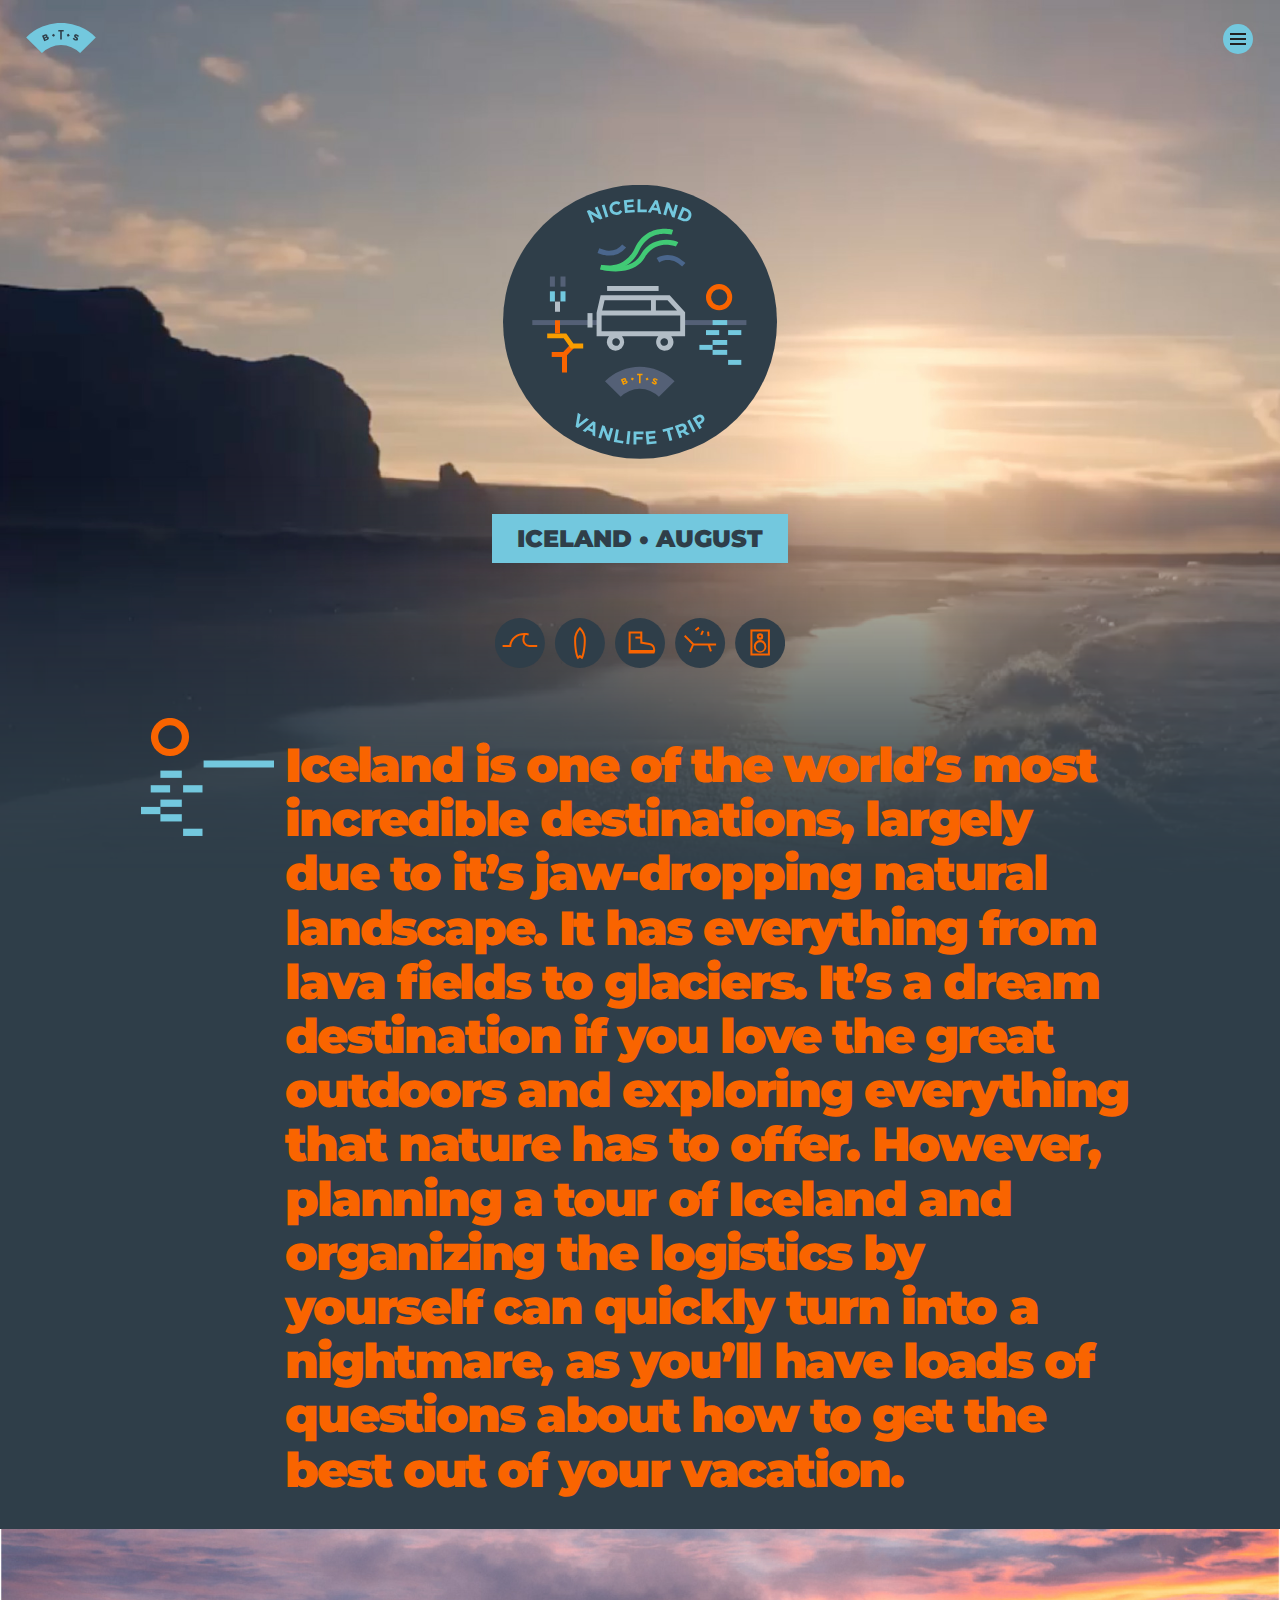
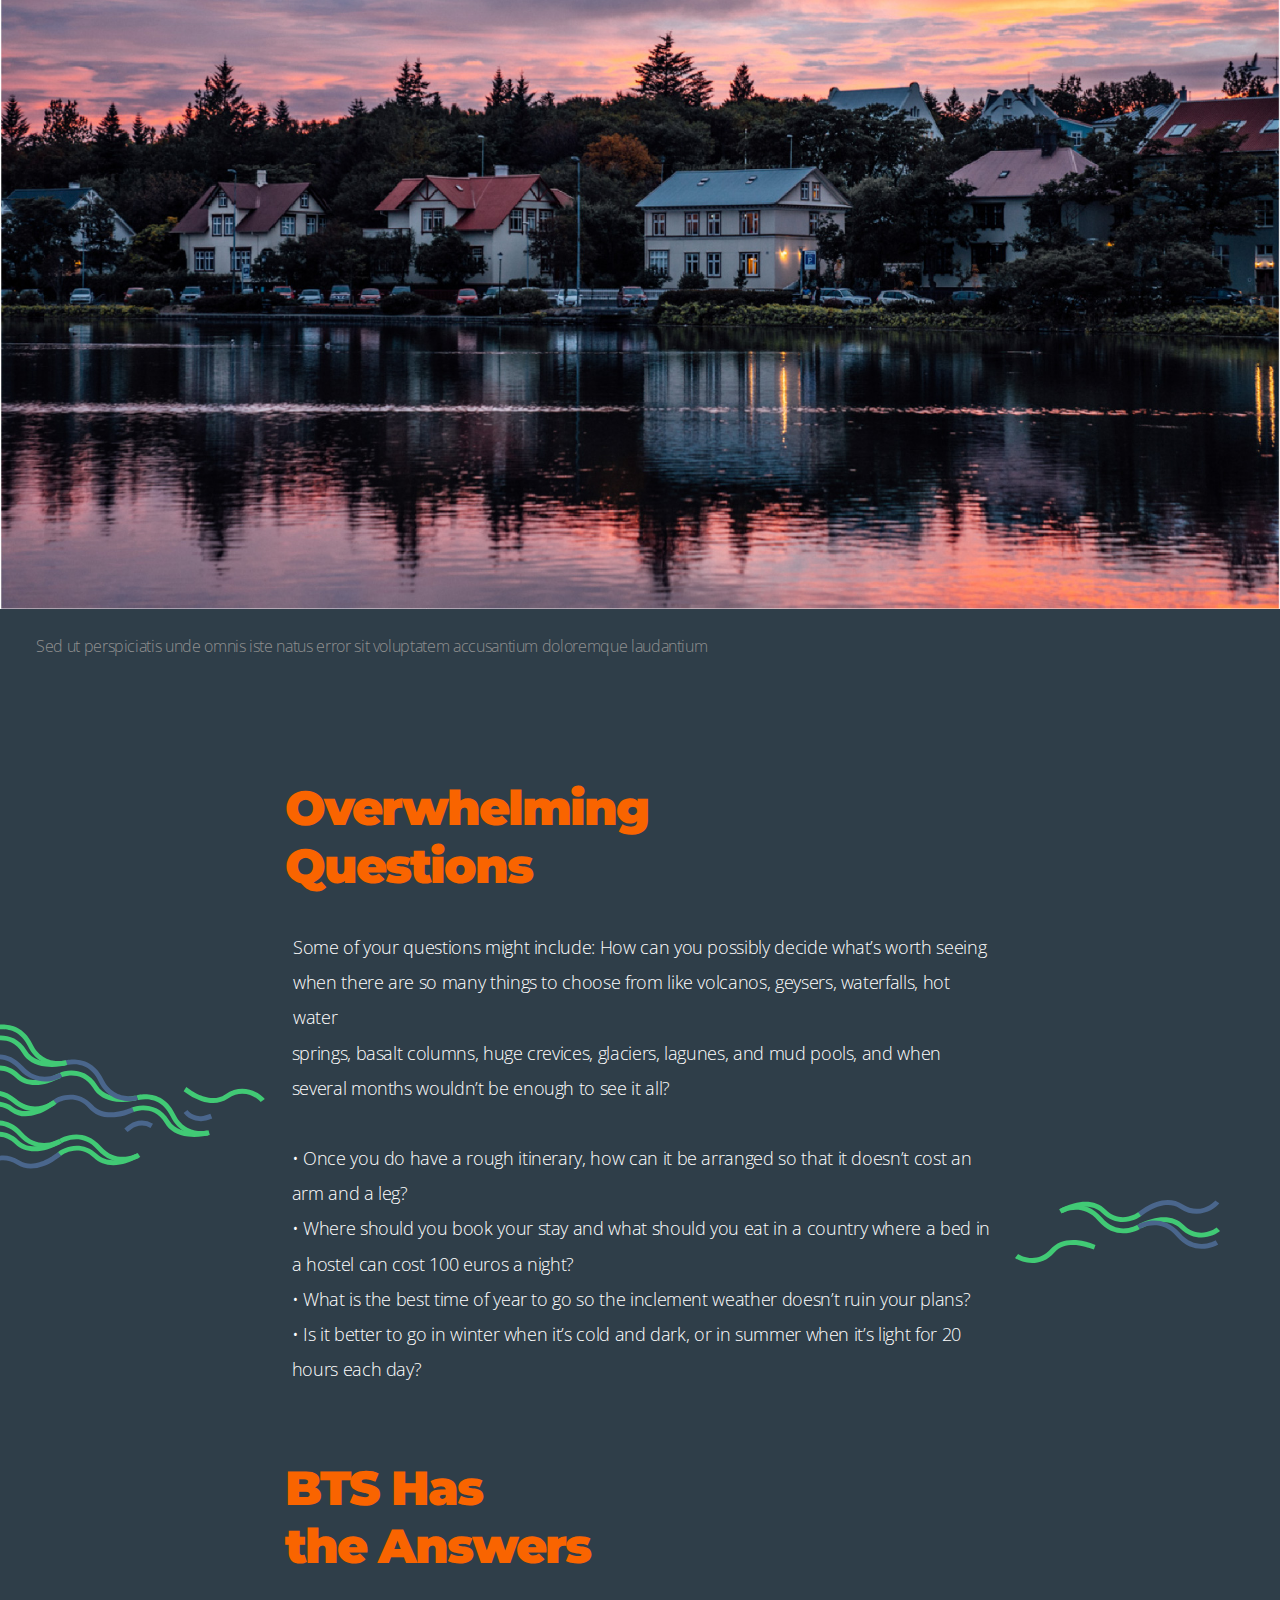
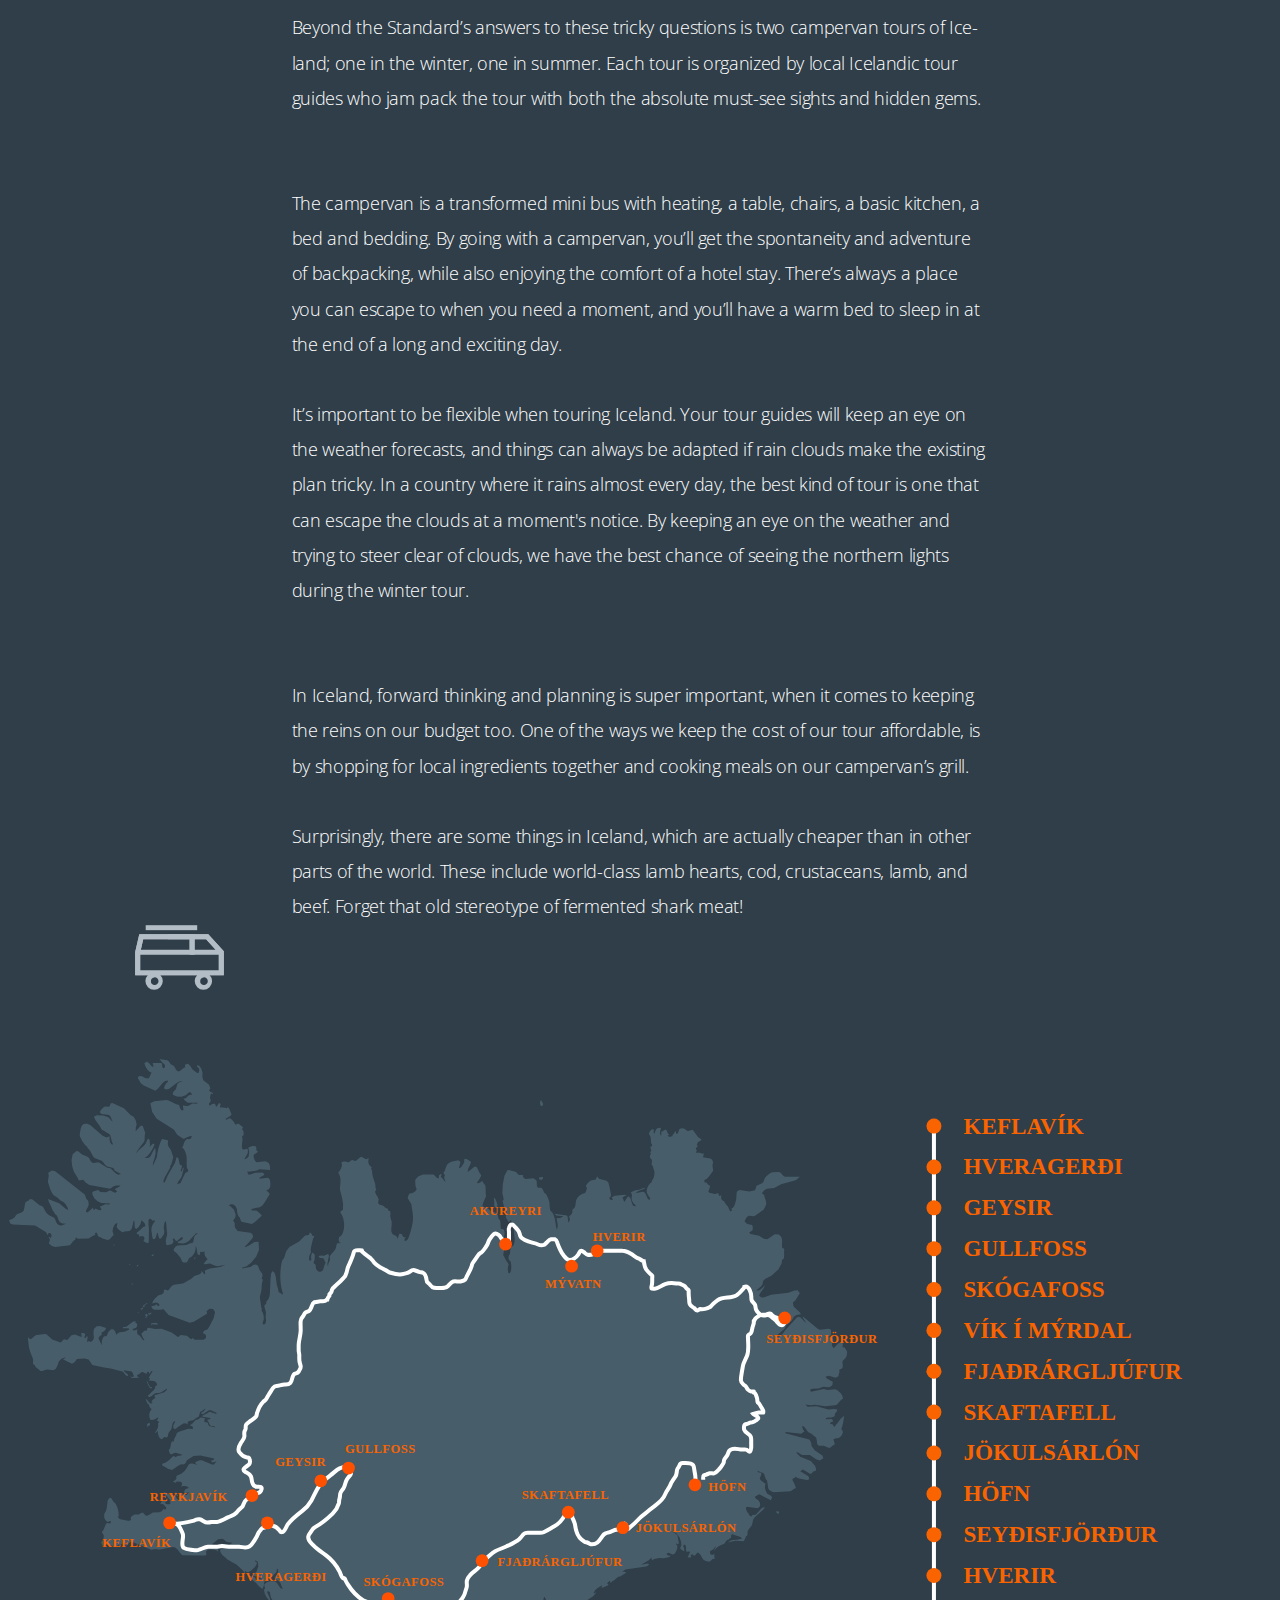
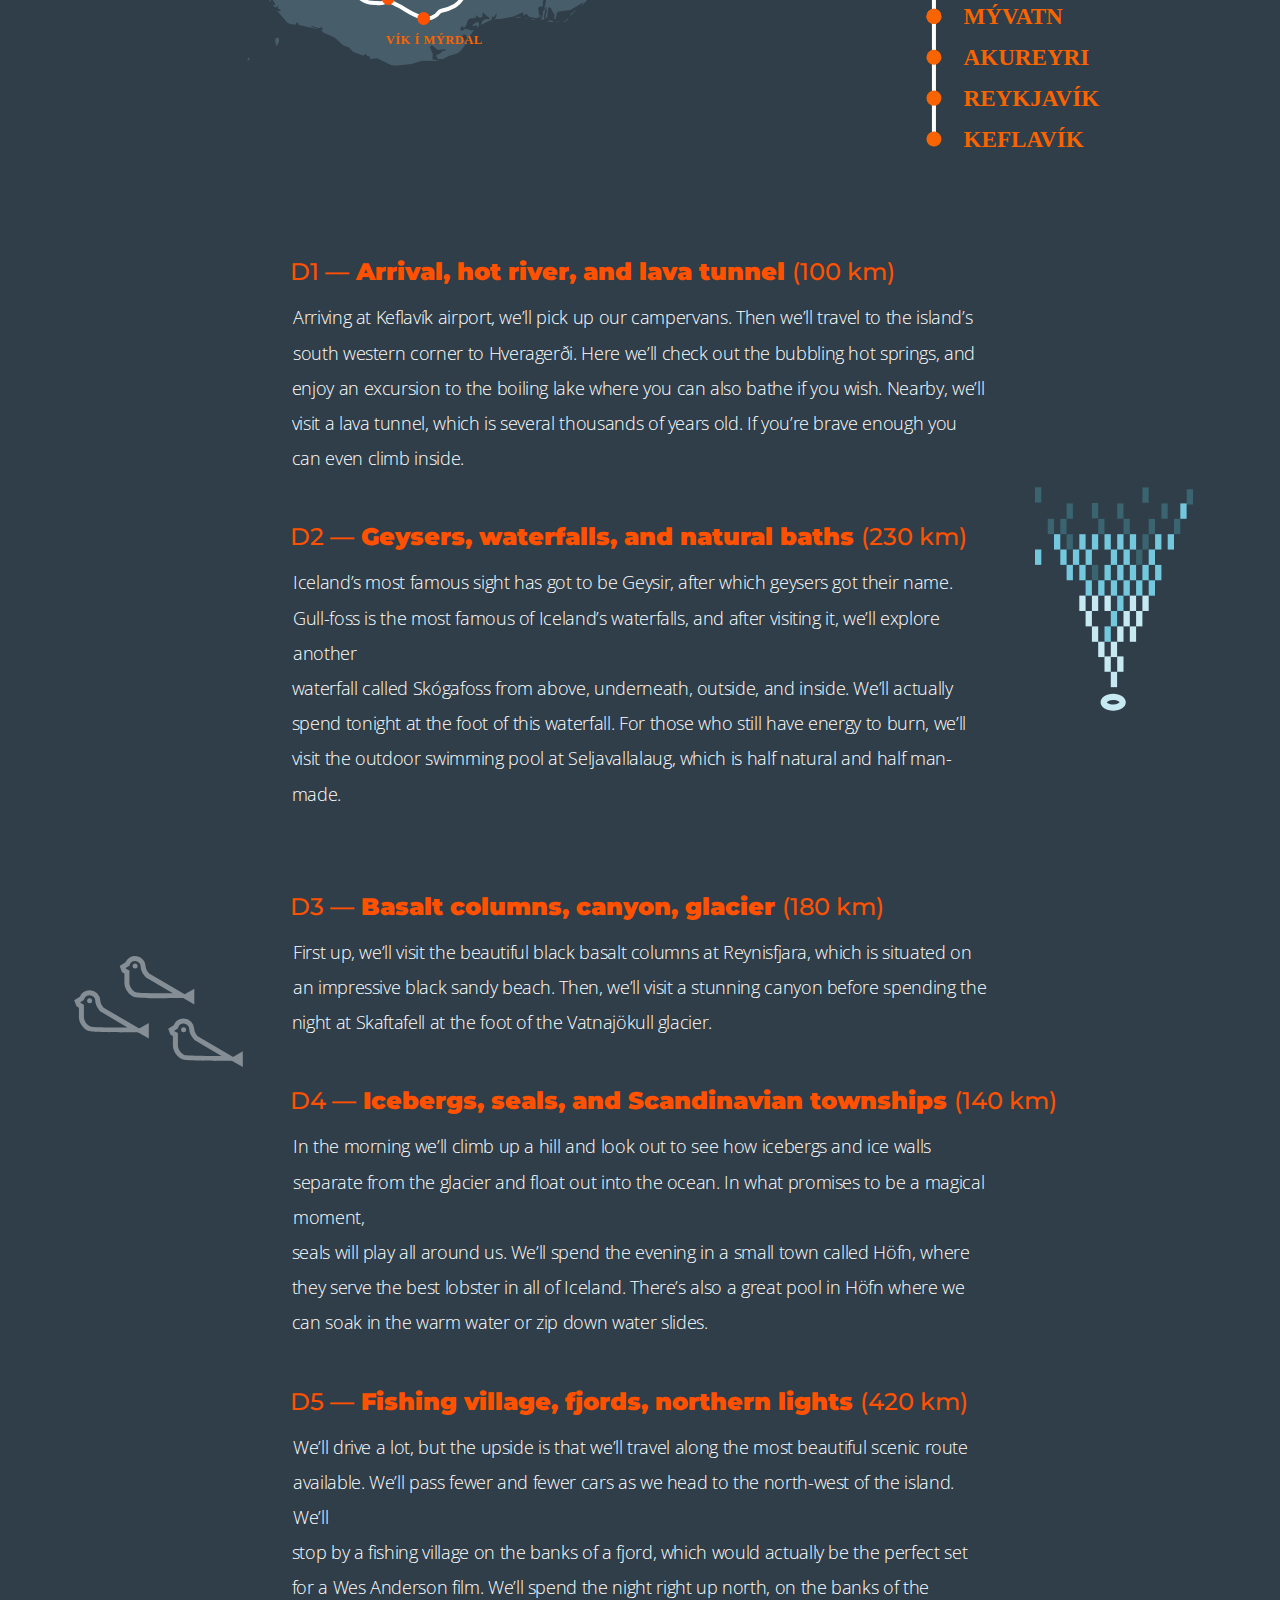
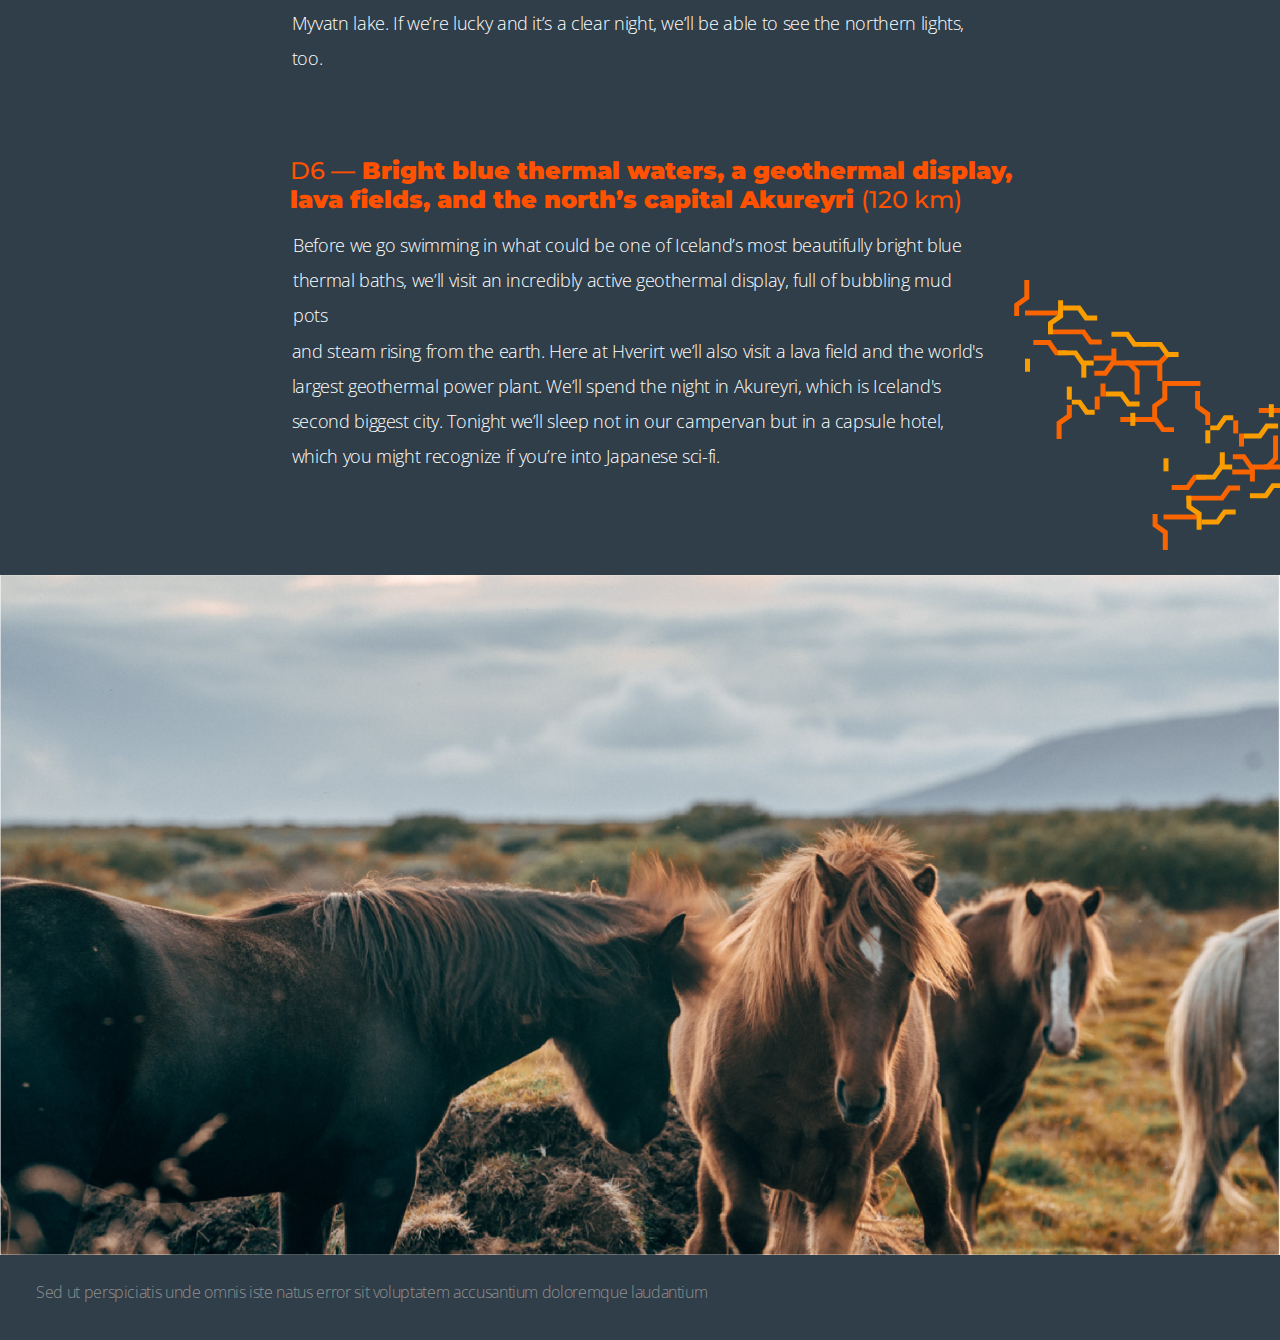
<file: html/index.html>
<!DOCTYPE html>
<html lang="en">

<head>
  <meta charset="UTF-8">
  <meta name="viewport" content="width=device-width, initial-scale=1.0">
  <link href="https://fonts.googleapis.com/css2?family=Montserrat:wght@500;900&family=Open+Sans:wght@300&display=swap"
    rel="stylesheet">
  <link rel="stylesheet" href="../css/style.css">
  <link rel="shortcut icon" href="../images/slogo.svg" type="image/x-icon">
  <title>Iceland - Travel Agency</title>
</head>

<body>
  <div class="main-container">
    <div class="first">
      <nav class="navbar">
        <div class="small-logo">
          <img src="../images/slogo.svg" alt="small logo">
        </div>
        <div class="hamburger">
          <label class="hamburger-label" for="menu">
            <span class="hamburger_item"></span>
            <span class="hamburger_item"></span>
            <span class="hamburger_item"></span>
          </label>
          <input class="hamburger-checkbox" type="checkbox" id="menu">
          <ul class="list">
            <li class="item-a">
              <a class="link" href="">Hokaido Japan</a>
            </li>
            <li class="item-a">
              <a class="link" href="">Iceland</a>
            </li>
            <li class="item-a">
              <a class="link" href="">Siargao</a>
            </li>
          </ul>
        </div>
      </nav>

      <div class="hero">
        <div class="hero_content">
          <img class="badge" src="../images/badge.svg" alt="badge">
          <div class="header_container">
            <h3 class="main_h3">ICELAND • AUGUST</h3>
          </div>
          <div class="programs">
            <img src="../images/programs.svg" alt="available programs">
          </div>
        </div>
        <h1 class="hero_h1">
          Iceland is one of the world’s most
          incredible destinations, largely
          due to it’s jaw-dropping natural
          landscape. It has everything from
          lava ﬁelds to glaciers. It’s a dream
          destination if you love the great
          outdoors and exploring everything
          that nature has to offer. However,
          planning a tour of Iceland and
          organizing the logistics by
          yourself can quickly turn into a
          nightmare, as you’ll have loads of
          questions about how to get the
          best out of your vacation.
        </h1>
      </div>

    </div>

    <div class="third">
      <div class="pic-container">
        <img src="../images/lake.jpg" alt="Lake with houses">
      </div>
      <p class="pic-text">Sed ut perspiciatis unde omnis iste natus error sit voluptatem accusantium doloremque
        laudantium</p>
    </div>

    <div class="fourth">
      <div class="overwhelming-q">
        <h1>Overwhelming Questions</h1>
        <p><span>Some of your questions might include: How can you possibly decide what’s worth seeing when there are so
            many things to choose from like volcanos, geysers, waterfalls, hot water</span> springs, basalt columns,
          huge crevices,
          glaciers, lagunes, and mud pools, and when several months wouldn’t be enough to see it all?
        </p>
        <p>
          • Once you do have a rough itinerary, how can it be arranged so that it doesn’t cost an<br class="br"> arm and
          a leg?<br>
          • Where should you book your stay and what should you eat in a country where a bed in a hostel can cost 100
          euros a night?<br>
          • What is the best time of year to go so the inclement weather doesn’t ruin your plans?<br>
          • Is it better to go in winter when it’s cold and dark, or in summer when it’s light for 20 hours each
          day?<br>
        </p>
      </div>
      <div class="bts-answer">
        <h1>BTS Has<br> the Answers</h1>
        <p class="bigger-p">Beyond the Standard’s answers to these tricky questions is two campervan tours of Ice-land;
          one in the
          winter, one
          in summer. Each tour is organized by local Icelandic tour guides who jam pack the tour with both the
          absolute
          must-see sights and hidden gems.</p>
        <p>The campervan is a transformed mini bus with heating, a table, chairs, a basic kitchen, a bed and bedding.
          By
          going with a campervan, you’ll get the spontaneity and adventure of backpacking, while also enjoying the
          comfort
          of a hotel stay. There’s always a place you can escape to when you need a moment, and you’ll have a warm bed
          to
          sleep in at the end of a long and exciting day.</p>
        <p class="bigger-p">It’s important to be flexible when touring Iceland. Your tour guides will keep an eye on the
          weather
          forecasts,
          and things can always be adapted if rain clouds make the existing plan tricky. In a country where it rains
          almost
          every day, the best kind of tour is one that can escape the clouds at a moment's notice. By keeping an eye
          on the
          weather and trying to steer clear of clouds, we have the best chance of seeing the northern lights during
          the
          winter tour.</p>
        <p>In Iceland, forward thinking and planning is super important, when it comes to keeping the reins on our
          budget
          too. One of the ways we keep the cost of our tour affordable, is by shopping for local ingredients together
          and
          cooking meals on our campervan’s grill.</p>
        <p>Surprisingly, there are some things in Iceland, which are actually cheaper than in other parts of the
          world.
          These include world-class lamb hearts, cod, crustaceans, lamb, and beef. Forget that old stereotype of
          fermented
          shark meat!</p>
      </div>
    </div>

    <div class="fifth">
      <img src="../images/full-map.svg" alt="Map">
    </div>

    <div class="sixth">
      <div class="days">
        <h3><span>D1 —</span> Arrival, hot river, and lava tunnel <span>(100 km)</span></h3>
        <p><span>Arriving at Keflavík airport, we’ll pick up our campervans. Then we’ll travel to the island’s south
            western
            corner to Hveragerði. Here we’ll check out the bubbling hot springs, and</span> enjoy an excursion to the
          boiling
          lake where you can also bathe if you wish. Nearby, we’ll visit a lava tunnel, which is several thousands of
          years old. If you’re brave enough you can even climb inside.</p>

        <h3><span>D2 —</span> Geysers, waterfalls, and natural baths <span>(230 km)</span></h3>
        <p class="bigger-space-p2"><span>Iceland’s most famous sight has got to be Geysir, after which geysers got their
            name. Gull-foss is the
            most
            famous of Iceland’s waterfalls, and after visiting it, we’ll explore another</span> waterfall called
          Skógafoss
          from
          above, underneath, outside, and inside. We’ll actually spend tonight at the foot of this waterfall. For those
          who still have energy to burn, we’ll visit the outdoor swimming pool at Seljavallalaug, which is half natural
          and half man-made.</p>

        <h3><span>D3 —</span> Basalt columns, canyon, glacier <span>(180 km)</span></h3>
        <p><span>First up, we’ll visit the beautiful black basalt columns at Reynisfjara, which is situated on an
            impressive
            black sandy beach. Then, we’ll visit a stunning canyon before spending the</span> night at Skaftafell at the
          foot of
          the Vatnajökull glacier.</p>

        <h3><span>D4 —</span> Icebergs, seals, and Scandinavian townships <span>(140 km)</span></h3>
        <p><span>In the morning we’ll climb up a hill and look out to see how icebergs and ice walls separate from the
            glacier
            and float out into the ocean. In what promises to be a magical moment,</span> seals will play all around us.
          We’ll
          spend the evening in a small town called Höfn, where they serve the best lobster in all of Iceland. There’s
          also a great pool in Höfn where we can soak in the warm water or zip down water slides.</p>

        <h3><span>D5 —</span> Fishing village, fjords, northern lights <span>(420 km)</span></h3>
        <p class="bigger-space-p2"><span>We’ll drive a lot, but the upside is that we’ll travel along the most beautiful
            scenic route available.
            We’ll
            pass fewer and fewer cars as we head to the north-west of the island. We’ll</span> stop by a fishing village
          on the
          banks of a fjord, which would actually be the perfect set for a Wes Anderson film. We’ll spend the night right
          up north, on the banks of the Myvatn lake. If we’re lucky and it’s a clear night, we’ll be able to see the
          northern lights, too.</p>

        <h3><span>D6 —</span> Bright blue thermal waters, a geothermal display, lava fields, and the north’s capital
          Akureyri <span>(120 km)</span></h3>
        <p class="bigger-space-p"><span>Before we go swimming in what could be one of Iceland’s most beautifully bright
            blue thermal baths, we’ll
            visit an incredibly active geothermal display, full of bubbling mud pots</span> and steam rising from the
          earth. Here
          at Hverirt we’ll also visit a lava field and the world's largest geothermal power plant. We’ll spend the night
          in Akureyri, which is Iceland's second biggest city. Tonight we’ll sleep not in our campervan but in a capsule
          hotel, which you might recognize if you’re into Japanese sci-fi.</p>
      </div>
    </div>

    <div class="seventh">
      <div class="pic-container">
        <img src="../images/horses.jpg" alt="Horses">
      </div>
      <p class="pic-text2">Sed ut perspiciatis unde omnis iste natus error sit voluptatem accusantium doloremque
        laudantium</p>
    </div>
  </div>
</body>

</html>
</file>
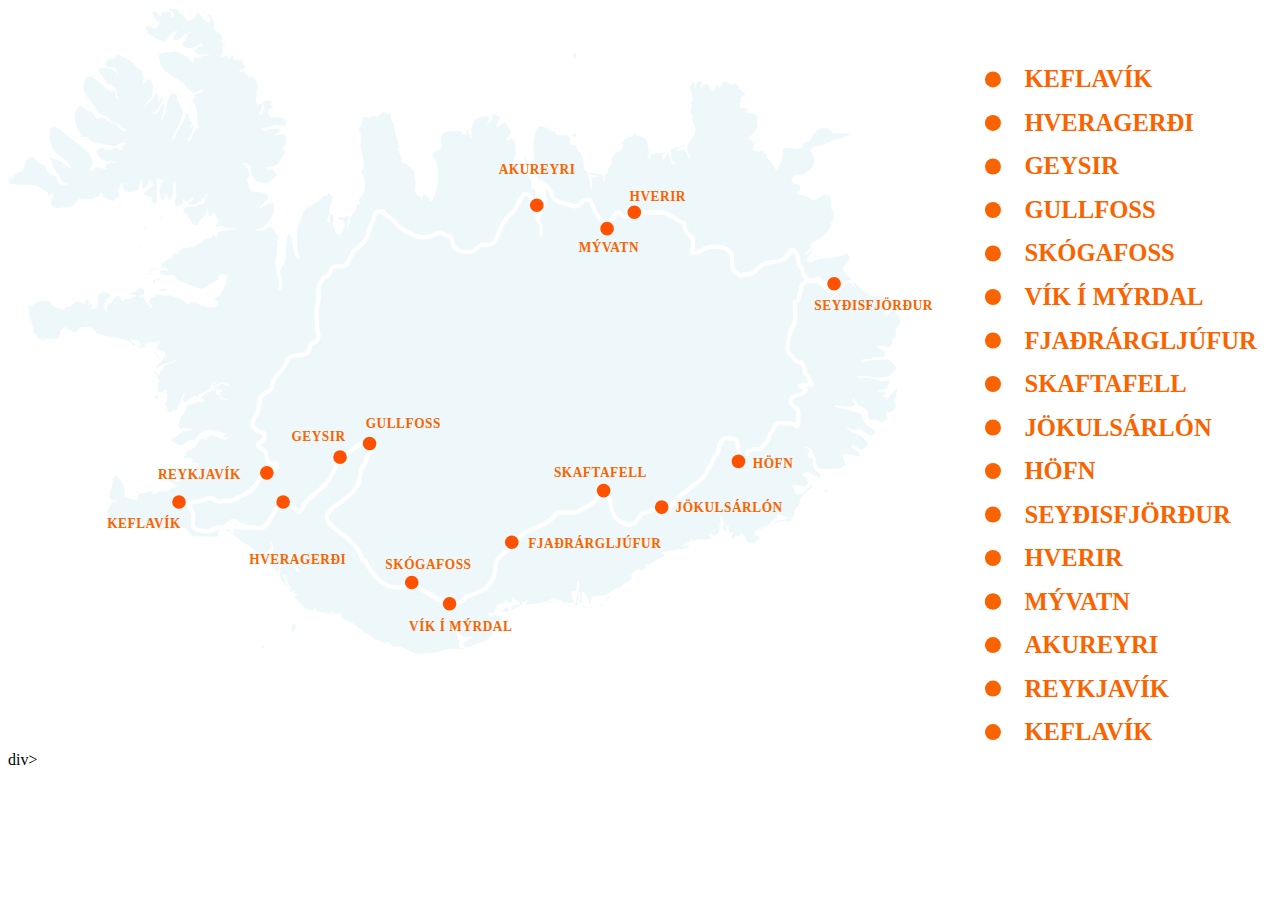
<file: html/fifth.html>
<!DOCTYPE html>
<html lang="en">
<head>
  <meta charset="UTF-8">
  <meta name="viewport" content="width=device-width, initial-scale=1.0">
  <title>Document</title>
<!-- 
  li: Montserrat Black 24pt color: #f96400
   -->
</head>
<body>
  <img src="../images/full-map.svg" alt="Map">div>
</body>
</html>
</file>
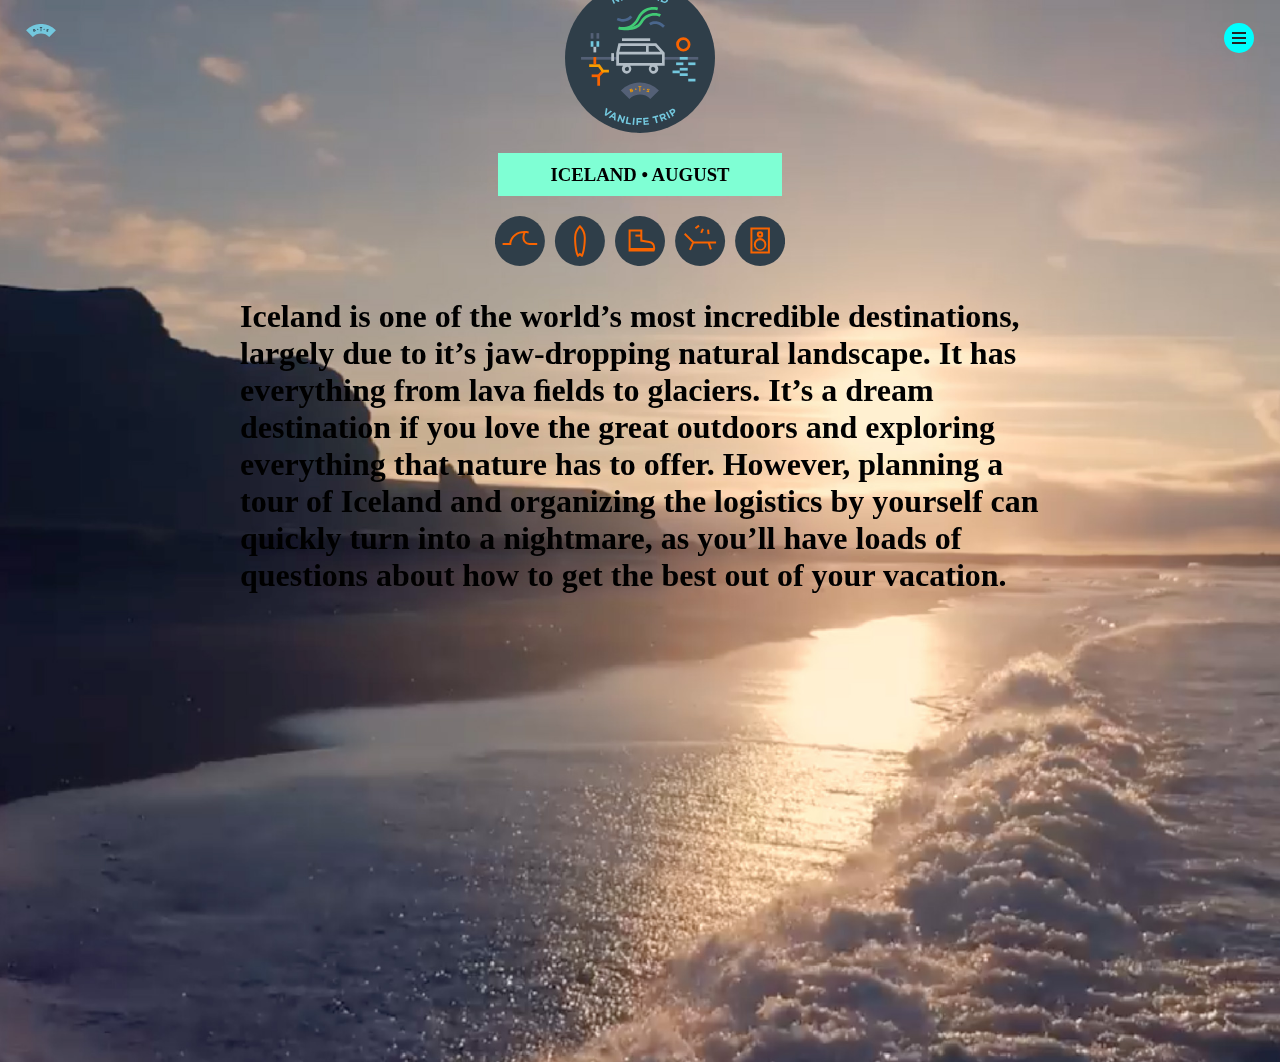
<file: html/first.html>
<!DOCTYPE html>
<html lang="en">

<head>
  <meta charset="UTF-8">
  <meta name="viewport" content="width=device-width, initial-scale=1.0">
  <title>Document</title>
  <link rel="stylesheet" href="../css/fist.css">
</head>

<body>
  <nav class="navbar">
    <div class="small-logo">
      <img src="../images/slogo.svg" alt="small logo">
    </div>
    <div class="hamburger">
      <span class=hamburger_item></span>
      <span class=hamburger_item></span>
      <span class=hamburger_item></span>
    </div>
  </nav>
  <div class="hero">
    <img class="bg_img" src="../images/bg_img.jpg" alt="australia">

    <div class="hero_content">
      <img class="badge" src="../images/badge.svg" alt="badge">
      <div class="header_container">
        <h3 class=main_h3>ICELAND • AUGUST</h3>
      </div>
      <div class="programs">
        <img src="../images/programs.svg" alt="avilable programs">
      </div>
    </div>
    <h1 class="hero_h1">
      Iceland is one of the world’s most
      incredible destinations, largely
      due to it’s jaw-dropping natural
      landscape. It has everything from
      lava ﬁelds to glaciers. It’s a dream
      destination if you love the great
      outdoors and exploring everything
      that nature has to offer. However,
      planning a tour of Iceland and
      organizing the logistics by
      yourself can quickly turn into a
      nightmare, as you’ll have loads of
      questions about how to get the
      best out of your vacation.
    </h1>
  </div>
</body>

</html>
</file>
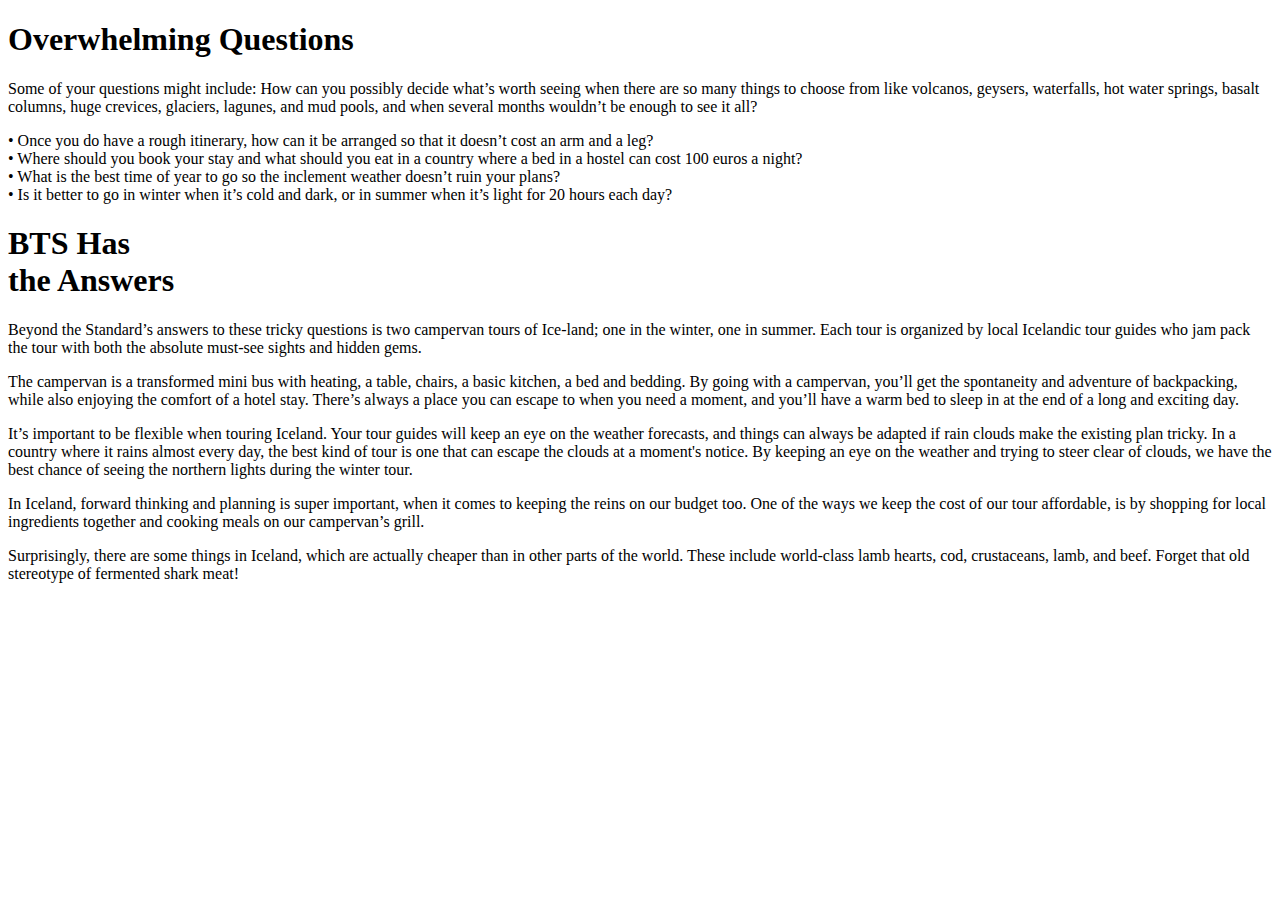
<file: html/fourth.html>
<!DOCTYPE html>
<html lang="en">

<head>
  <meta charset="UTF-8">
  <meta name="viewport" content="width=device-width, initial-scale=1.0">
  <title>Document</title>
</head>

<body>
  <div class="overwhelming-q">
    <h1>Overwhelming Questions</h1>
    <p>Some of your questions might include: How can you possibly decide what’s worth seeing when there are so
      many
      things to choose from like volcanos, geysers, waterfalls, hot water springs, basalt columns, huge crevices,
      glaciers, lagunes, and mud pools, and when several months wouldn’t be enough to see it all?
    </p>
    <p>
      • Once you do have a rough itinerary, how can it be arranged so that it doesn’t cost an arm and a leg?<br>
      • Where should you book your stay and what should you eat in a country where a bed in a hostel can cost 100
      euros a night?<br>
      • What is the best time of year to go so the inclement weather doesn’t ruin your plans?<br>
      • Is it better to go in winter when it’s cold and dark, or in summer when it’s light for 20 hours each day?<br>
    </p>
  </div>
  <div class="bts-answer">
    <h1>BTS Has<br> the Answers</h1>
    <p>Beyond the Standard’s answers to these tricky questions is two campervan tours of Ice-land; one in the
      winter, one
      in summer. Each tour is organized by local Icelandic tour guides who jam pack the tour with both the
      absolute
      must-see sights and hidden gems.</p>
  </div>
  <div class="p-cont">
    <p>The campervan is a transformed mini bus with heating, a table, chairs, a basic kitchen, a bed and bedding.
      By
      going with a campervan, you’ll get the spontaneity and adventure of backpacking, while also enjoying the
      comfort
      of a hotel stay. There’s always a place you can escape to when you need a moment, and you’ll have a warm bed
      to
      sleep in at the end of a long and exciting day.</p>
    <p>It’s important to be flexible when touring Iceland. Your tour guides will keep an eye on the weather
      forecasts,
      and things can always be adapted if rain clouds make the existing plan tricky. In a country where it rains
      almost
      every day, the best kind of tour is one that can escape the clouds at a moment's notice. By keeping an eye
      on the
      weather and trying to steer clear of clouds, we have the best chance of seeing the northern lights during
      the
      winter tour.</p>
  </div>
  <div class="p-cont">
    <p>In Iceland, forward thinking and planning is super important, when it comes to keeping the reins on our
      budget
      too. One of the ways we keep the cost of our tour affordable, is by shopping for local ingredients together
      and
      cooking meals on our campervan’s grill.</p>
    <p>Surprisingly, there are some things in Iceland, which are actually cheaper than in other parts of the
      world.
      These include world-class lamb hearts, cod, crustaceans, lamb, and beef. Forget that old stereotype of
      fermented
      shark meat!</p>
  </div>
</body>

</html>
</file>
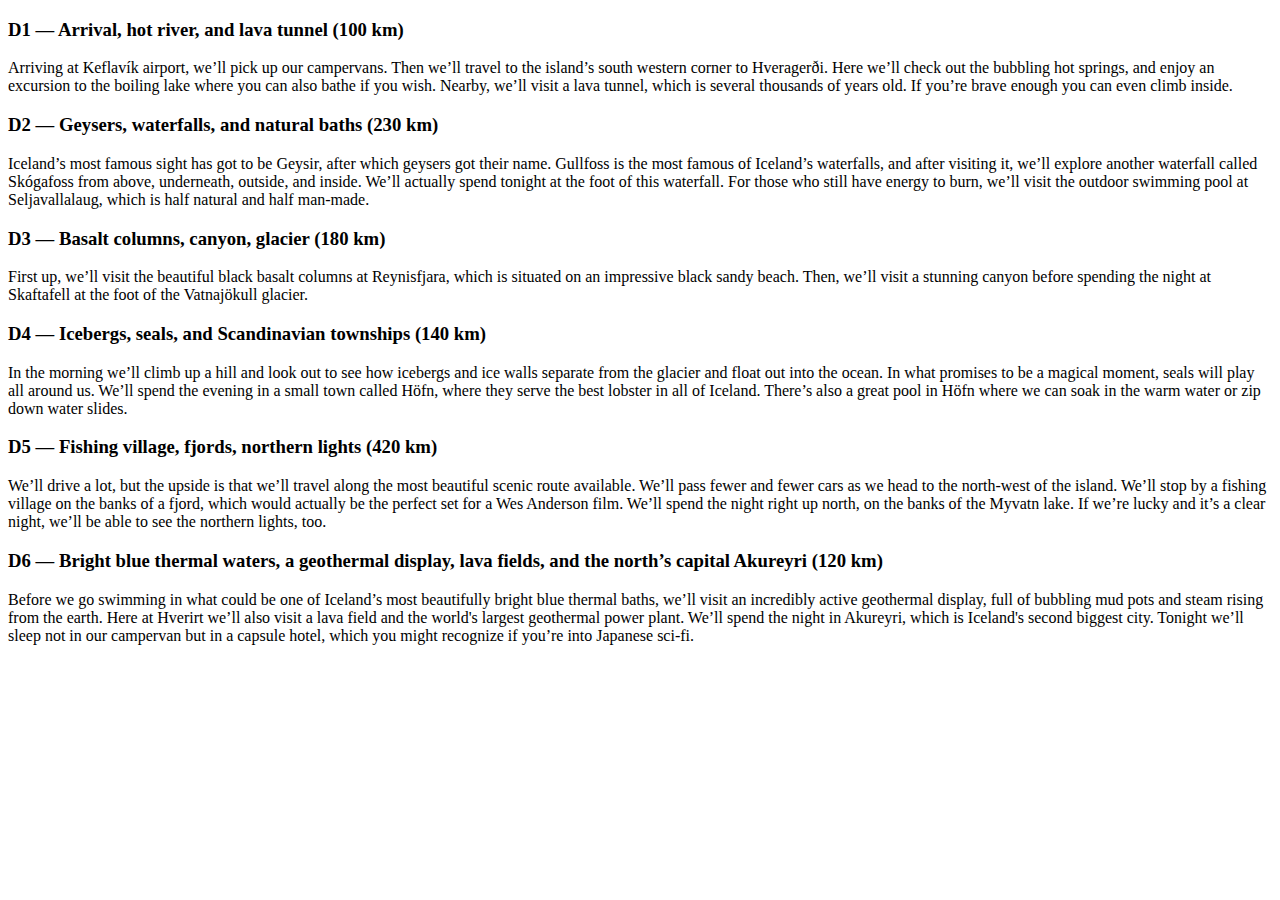
<file: html/sixth.html>
<!DOCTYPE html>
<html lang="en">
<head>
  <meta charset="UTF-8">
  <meta name="viewport" content="width=device-width, initial-scale=1.0">
  <title>Document</title>
<!-- 
  h1: Montserrat Black 24pt color: #ff5100
  span: Montserrat Medium 24pt
  p: Open Sans Light 18pt color: #fff
 -->
</head>
<body>

  <h3><span>D1 —</span> Arrival, hot river, and lava tunnel <span>(100 km)</span></h3>
  <p>Arriving at Keflavík airport, we’ll pick up our campervans. Then we’ll travel to the island’s south western corner to Hveragerði. Here we’ll check out the bubbling hot springs, and enjoy an excursion to the boiling lake where you can also bathe if you wish. Nearby, we’ll visit a lava tunnel, which is several thousands of years old. If you’re brave enough you can even climb inside.</p>

  <h3><span>D2 —</span> Geysers, waterfalls, and natural baths <span>(230 km)</span></h3>
  <p>Iceland’s most famous sight has got to be Geysir, after which geysers got their name. Gullfoss is the most famous of Iceland’s waterfalls, and after visiting it, we’ll explore another waterfall called Skógafoss from above, underneath, outside, and inside. We’ll actually spend tonight at the foot of this waterfall. For those who still have energy to burn, we’ll visit the outdoor swimming pool at Seljavallalaug, which is half natural and half man-made.</p>

  <h3><span>D3 —</span> Basalt columns, canyon, glacier <span>(180 km)</span></h3>
  <p>First up, we’ll visit the beautiful black basalt columns at Reynisfjara, which is situated on an impressive black sandy beach. Then, we’ll visit a stunning canyon before spending the night at Skaftafell at the foot of the Vatnajökull glacier.</p>

  <h3><span>D4 —</span> Icebergs, seals, and Scandinavian townships <span>(140 km)</span></h3>
  <p>In the morning we’ll climb up a hill and look out to see how icebergs and ice walls separate from the glacier and float out into the ocean. In what promises to be a magical moment, seals will play all around us. We’ll spend the evening in a small town called Höfn, where they serve the best lobster in all of Iceland. There’s also a great pool in Höfn where we can soak in the warm water or zip down water slides.</p>

  <h3><span>D5 —</span> Fishing village, fjords, northern lights <span>(420 km)</span></h3>
  <p>We’ll drive a lot, but the upside is that we’ll travel along the most beautiful scenic route available. We’ll pass fewer and fewer cars as we head to the north-west of the island. We’ll stop by a fishing village on the banks of a fjord, which would actually be the perfect set for a Wes Anderson film. We’ll spend the night right up north, on the banks of the Myvatn lake. If we’re lucky and it’s a clear night, we’ll be able to see the northern lights, too.</p>

  <h3><span>D6 —</span> Bright blue thermal waters, a geothermal display, lava fields, and the north’s capital Akureyri <span>(120 km)</span></h3>
  <p>Before we go swimming in what could be one of Iceland’s most beautifully bright blue thermal baths, we’ll visit an incredibly active geothermal display, full of bubbling mud pots and steam rising from the earth. Here at Hverirt we’ll also visit a lava field and the world's largest geothermal power plant. We’ll spend the night in Akureyri, which is Iceland's second biggest city. Tonight we’ll sleep not in our campervan but in a capsule hotel, which you might recognize if you’re into Japanese sci-fi.</p>

</body>
</html>
</file>
<file: css/style.css>
.navbar {
  width: 100%;
  /*padding: 23px 26px 26px;*/
  box-sizing: border-box;
  display: flex;
  justify-content: space-between;
}
.navbar .small-logo {
  width: 70px;
  height: 30px;
  position: relative;
  top: 23px;
  left: 26px;
}
.navbar .hamburger {
  width: 30px;
  height: 30px;
  background-color: #73c8de;
  border-radius: 50%;
  display: flex;
  flex-direction: row-reverse;
  align-items: center;
  position: relative;
  top: 23.7px;
  right: 27px;
}
.navbar .hamburger .hamburger-label {
  display: flex;
  flex-wrap: wrap;
  align-items: center;
  justify-content: center;
  cursor: pointer;
}
.navbar .hamburger .hamburger-label span {
  margin: 1.5px 0;
  padding: 1px;
}
.navbar .hamburger_item {
  width: 16.1px;
  height: 2.1px;
  background: #222;
  display: block;
}
.navbar .hamburger .hamburger-checkbox {
  display: none;
}
.navbar .hamburger .hamburger-checkbox:checked + .list {
  display: flex;
  margin-top: 50px;
  align-items: center;
}
.navbar .hamburger .list {
  width: 200px;
  background-color: rgba(0, 0, 0, 0.2);
  margin: 0 auto;
  padding: 0;
  font-family: "Montserrat", sans-serif;
  font-weight: 900;
  font-size: 18px;
  list-style: none;
  display: none;
  flex-direction: column;
  position: absolute;
  top: 0;
  right: 0;
}
@media (max-width: 750px) {
  .navbar .hamburger .list {
    width: 150px;
    font-size: 13.5px;
  }
}
@media (max-width: 550px) {
  .navbar .hamburger .list {
    width: 100vw;
    font-size: 9px;
    position: absolute;
    top: 12px;
    right: -27px;
  }
}
.navbar .hamburger .list .item-a {
  width: 100%;
  height: 100%;
  text-align: center;
}
.navbar .hamburger .list .link {
  color: #2f3e49;
  padding: 1rem;
  text-decoration: none;
  display: block;
}
@media (max-width: 550px) {
  .navbar .hamburger .list .link {
    color: #f96400;
    background-color: rgba(0, 0, 0, 0.6);
  }
}
.navbar .hamburger .list .link:hover {
  color: #f96400;
  background-color: rgba(0, 0, 0, 0.5);
}
@media (max-width: 550px) {
  .navbar .hamburger .list .link {
    background-color: rgba(0, 0, 0, 0.8);
  }
}
.navbar .hamburger .link {
  display: block;
}

.hero {
  width: 100%;
  display: flex;
  flex-direction: column;
  align-items: center;
  justify-content: center;
  margin-top: -30px;
}
.hero_content {
  display: flex;
  align-items: center;
  flex-direction: column;
  margin: 10px;
}
@media (max-width: 860px) {
  .hero_content {
    margin: 7.5px;
  }
}
@media (max-width: 630px) {
  .hero_content {
    margin: 5px;
  }
}
.hero_content .badge {
  width: 274px;
  height: 274px;
  box-sizing: content-box;
  padding-top: 175px;
}
@media (max-width: 860px) {
  .hero_content .badge {
    width: 205.5px;
    height: 205.5px;
    padding-top: 131.25px;
  }
}
@media (max-width: 650px) {
  .hero_content .badge {
    width: 137px;
    height: 137px;
    padding-top: 87.5px;
  }
}
@media (max-width: 440px) {
  .hero_content .badge {
    width: 123.3px;
    height: 123.3px;
    padding-top: 61.25px;
  }
}
@media (max-width: 390px) {
  .hero_content .badge {
    width: 123.3px;
    height: 123.3px;
    padding-top: 26.25px;
  }
}
@media (max-width: 350px) {
  .hero_content .badge {
    width: 95.9px;
    height: 95.9px;
    padding-top: 26.25px;
  }
}
.hero_content .header_container {
  height: 43px;
  margin: 55px 0;
  padding: 24.5px 25px;
  background-color: #73c8de;
  display: flex;
  align-items: center;
  justify-content: center;
}
@media (max-width: 860px) {
  .hero_content .header_container {
    margin: 41.25px 0;
    padding: 18.375px 18.75px;
  }
}
@media (max-width: 500px) {
  .hero_content .header_container {
    margin: 27.5px 0;
    padding: 12.25px 12.5px;
  }
}
@media (max-width: 340px) {
  .hero_content .header_container {
    margin: 24.75px 0;
    padding: 0 11.25px;
  }
}
.hero_content .header_container .main_h3 {
  color: #2f3e49;
  font-family: "Montserrat", sans-serif;
  font-weight: 900;
  font-size: 24px;
}
@media (max-width: 860px) {
  .hero_content .header_container .main_h3 {
    font-size: 18px;
  }
}
@media (max-width: 500px) {
  .hero_content .header_container .main_h3 {
    font-size: 12px;
  }
}
@media (max-width: 500px) {
  .hero_content .header_container .main_h3 {
    font-size: 10.8px;
  }
}
.hero_content .programs {
  width: 290px;
}
@media (max-width: 860px) {
  .hero_content .programs {
    width: 217.5px;
  }
}
@media (max-width: 500px) {
  .hero_content .programs {
    width: 145px;
  }
}
@media (max-width: 340px) {
  .hero_content .programs {
    width: 130.5px;
  }
}
.hero .hero_h1 {
  max-width: 843px;
  margin-top: 56px;
  margin-left: 133.5px;
  letter-spacing: -2.2px;
  line-height: 54.2082px;
  word-spacing: 0.5px;
}
@media (max-width: 970px) {
  .hero .hero_h1 {
    width: 80%;
    margin: 42px auto 0;
  }
}
@media (max-width: 700px) {
  .hero .hero_h1 {
    width: 80%;
    margin: 42px auto 0;
    font-size: 36px;
    line-height: 42.24px;
  }
}
@media (max-width: 500px) {
  .hero .hero_h1 {
    width: 80%;
    margin: 28px auto 0;
    font-size: 24px;
    line-height: 26.4px;
    letter-spacing: normal;
  }
}
@media (max-width: 320px) {
  .hero .hero_h1 {
    width: 80%;
    margin: 8.4px auto 0;
    font-size: 24px;
    line-height: 26.4px;
    letter-spacing: normal;
  }
}

* {
  margin: 0;
  padding: 0;
  box-sizing: border-box;
}

body {
  background-color: #2f3e49;
}

.first {
  width: 100%;
  max-width: 1280px;
  margin-left: auto;
  margin-right: auto;
  padding-bottom: 32px;
  background-image: url("../images/glacier.svg"), url("../images/gradient.png"), url("../images/bg_img.jpg");
  background-size: 133px, 100%, 100%;
  background-repeat: no-repeat;
  background-position-y: 718px, 300px, 0;
  background-position-x: calc(((((100% + 133px) - 843px) / 2) - 133px) + 55px), 0, 0;
}
@media (max-width: 970px) {
  .first {
    background-image: none, url("../images/gradient.png"), url("../images/bg_img.jpg");
    background-position-y: 718px, 150px, 0;
  }
}
@media (max-width: 500px) {
  .first {
    background-image: none, url("../images/gradient.png"), url("../images/bg_img.jpg");
    background-position-y: 718px, 150px, 0;
    padding-bottom: 24px;
  }
}
@media (max-width: 400px) {
  .first {
    background-image: none, url("../images/gradient.png"), url("../images/bg_img.jpg");
    background-position-y: 718px, 100px, 0;
    padding-bottom: 24px;
  }
}

.main-container {
  width: 100%;
  max-width: 1280px;
  margin-left: auto;
  margin-right: auto;
}
.main-container h1 {
  color: #f96400;
  font-family: "Montserrat", sans-serif;
  font-weight: 900;
  font-size: 48px;
}
@media (max-width: 500px) {
  .main-container h1 {
    font-size: 36px;
  }
}
@media (max-width: 350px) {
  .main-container h1 {
    font-size: 24px;
  }
}
.main-container p {
  color: white;
  font-family: "Open Sans", sans-serif;
  font-weight: 300;
  font-size: 18px;
  line-height: 35.2px;
  letter-spacing: -0.35px;
}
.main-container .pic-container {
  width: 100%;
  display: flex;
  justify-content: center;
}
.main-container .pic-container img {
  width: 100%;
  display: block;
  object-fit: cover;
}
.main-container .pic-text,
.main-container .pic-text2 {
  width: 100%;
  color: #909090;
  margin: none;
  padding: 20px 36px 78px;
  font-size: 16px;
}
@media (max-width: 500px) {
  .main-container .pic-text,
.main-container .pic-text2 {
    font-size: 13.5px;
    line-height: 17.6px;
    padding: 10px 18px 39px;
  }
}
.main-container .pic-text2 {
  padding: 20px 36px 29px;
}
@media (max-width: 500px) {
  .main-container .pic-text2 {
    padding: 10px 18px 14.5px;
  }
}
.main-container .overwhelming-q,
.main-container .bts-answer {
  width: 700px;
  margin: 0 auto 0;
}
@media (max-width: 860px) {
  .main-container .overwhelming-q,
.main-container .bts-answer {
    width: 80%;
  }
  .main-container .overwhelming-q .br,
.main-container .bts-answer .br {
    display: none;
  }
}
.main-container .overwhelming-q h1,
.main-container .bts-answer h1 {
  width: 350px;
  margin: 37px 0 35px -5px;
  letter-spacing: -2px;
}
@media (max-width: 500px) {
  .main-container .overwhelming-q h1,
.main-container .bts-answer h1 {
    width: 100%;
    margin: 18.5px 0 17.5px -2.5px;
  }
}
.main-container .overwhelming-q p,
.main-container .bts-answer p {
  margin-left: 1.7px;
  padding-bottom: 35px;
}
@media (max-width: 500px) {
  .main-container .overwhelming-q p,
.main-container .bts-answer p {
    font-size: 13.5px;
    line-height: 26.4px;
    padding-bottom: 17.5px;
  }
}
.main-container .overwhelming-q p span,
.main-container .bts-answer p span {
  margin-left: 1.3px;
  display: inline-block;
}
@media (max-width: 860px) {
  .main-container .overwhelming-q p span,
.main-container .bts-answer p span {
    display: inline;
  }
}
.main-container .overwhelming-q .bigger-p,
.main-container .bts-answer .bigger-p {
  padding-bottom: 70px;
}
@media (max-width: 500px) {
  .main-container .overwhelming-q .bigger-p,
.main-container .bts-answer .bigger-p {
    padding-bottom: 35px;
  }
}
.main-container .fourth {
  padding-bottom: 100px;
  background-image: url("../images/wave1.svg"), url("../images/wave2.svg"), url("../images/car.svg");
  background-size: 277px, 205px, 89px;
  background-repeat: no-repeat;
  background-position-y: 245px, 421px, calc(100% - 69px);
  background-position-x: calc(((((100% + 277px) - 700px) / 2) - 277px) - 25px), calc(((((100% + 205px) - 700px) / 2) + 700px) + 25px), calc(((((100% + 89px) - 700px) / 2) - 89px) - 66px);
}
@media (max-width: 1050px) {
  .main-container .fourth {
    background-position-x: calc(((((100% + 277px) - 700px) / 2) - 277px) - 25px), calc(((((100% + 205px) - 700px) / 2) + 700px) + 25px), calc(((((100% + 89px) - 700px) / 2) - 89px) - 0px);
  }
}
@media (max-width: 890px) {
  .main-container .fourth {
    background-image: none;
  }
}
@media (max-width: 600px) {
  .main-container .fourth {
    padding-bottom: 50px;
  }
}
.main-container .fifth {
  margin: 0 84px 0 9px;
}
@media (max-width: 860px) {
  .main-container .fifth {
    margin: 0 15px;
  }
}
@media (max-width: 500px) {
  .main-container .fifth {
    margin: 0 7.5px;
  }
}
.main-container .fifth img {
  width: 100%;
}
.main-container .sixth {
  padding-bottom: 32px;
  background-image: url("../images/geyser.svg"), url("../images/birds.svg"), url("../images/lava.svg");
  background-size: 158px, 169px, 267px;
  background-repeat: no-repeat;
  background-position-y: 230px, 699px, calc(100% - 25px);
  background-position-x: calc(((((100% + 158px) - 700px) / 2) + 700px) + 45px), calc(((((100% + 169px) - 700px) / 2) - 191.5px) - 25px), calc(((((100% + 267px) - 700px) / 2) + 700px) + 24px);
}
@media (max-width: 860px) {
  .main-container .sixth {
    background-image: none;
  }
}
@media (max-width: 500px) {
  .main-container .sixth {
    padding-bottom: 16px;
  }
}
.main-container .sixth .days {
  width: 700px;
  margin: 100px auto 0;
}
@media (max-width: 860px) {
  .main-container .sixth .days {
    width: 80%;
    margin: 50px auto 0;
  }
}
.main-container .sixth h3 {
  width: 770px;
  color: #ff5100;
  margin-bottom: 14px;
  font-family: "Montserrat", sans-serif;
  font-weight: 900;
  font-size: 24px;
}
@media (max-width: 860px) {
  .main-container .sixth h3 {
    width: 100%;
  }
}
@media (max-width: 500px) {
  .main-container .sixth h3 {
    margin-bottom: 9px;
    font-size: 18px;
  }
}
.main-container .sixth h3 span {
  font-weight: 500;
}
.main-container .sixth p {
  margin-left: 1.7px;
  padding-bottom: 46px;
}
@media (max-width: 500px) {
  .main-container .sixth p {
    margin-left: 0.85px;
    padding-bottom: 27.6px;
    font-size: 13.5px;
    line-height: 26.4px;
  }
}
.main-container .sixth p span {
  margin-left: 1.3px;
  display: inline-block;
}
@media (max-width: 860px) {
  .main-container .sixth p span {
    display: inline;
  }
}
.main-container .sixth .bigger-space-p2 {
  padding-bottom: 80px;
}
@media (max-width: 500px) {
  .main-container .sixth .bigger-space-p2 {
    padding-bottom: 27.6px;
  }
}
.main-container .sixth .bigger-space-p {
  padding-bottom: 69px;
}
@media (max-width: 500px) {
  .main-container .sixth .bigger-space-p {
    padding-bottom: 27.6px;
  }
}

/*# sourceMappingURL=style.css.map */
</file>
<file: css/fist.css>
body {
  margin: 0;
  padding: 0;
}

.navbar {
  box-sizing: border-box;
  display: flex;
  width: 100%;
  justify-content: space-between;
  padding: 23px 26px 26px;
  position: fixed;
  top: 0;
}
.navbar .small-logo {
  height: 30px;
  width: 30px;
}
.navbar .hamburger {
  box-sizing: border-box;
  width: 30px;
  height: 30px;
  background-color: aqua;
  display: flex;
  align-items: center;
  border-radius: 50%;
  flex-wrap: wrap;
  padding: 0.5em;
}
.navbar .hamburger_item {
  background: #222;
  display: block;
  height: 2.1px;
  width: 16.1px;
}

.hero {
  position: relative;
  display: flex;
  justify-content: center;
  align-items: center;
  flex-direction: column;
  width: 100vw;
  height: 46vw;
}
.hero .bg_img {
  position: absolute;
  top: 0;
  left: 0;
  z-index: -1;
  object-fit: cover;
  width: 100%;
  height: 100%;
  min-height: 1062px;
  /*    max-width: 1281px; 
  */
  display: block;
  margin: 0 auto;
}
.hero_content {
  display: flex;
  align-items: center;
  flex-direction: column;
  margin: 10px;
}
.hero_content .badge {
  height: 150px;
  width: 150px;
  margin-bottom: 20px;
}
.hero_content .header_container {
  width: 284px;
  height: 43px;
  background-color: aquamarine;
  display: flex;
  align-items: center;
  justify-content: center;
  margin-bottom: 20px;
}
.hero_content .programs {
  width: 290px;
  height: 50px;
}
.hero .hero_h1 {
  align-items: left;
  width: 800px;
}

/*# sourceMappingURL=fist.css.map */
</file>
